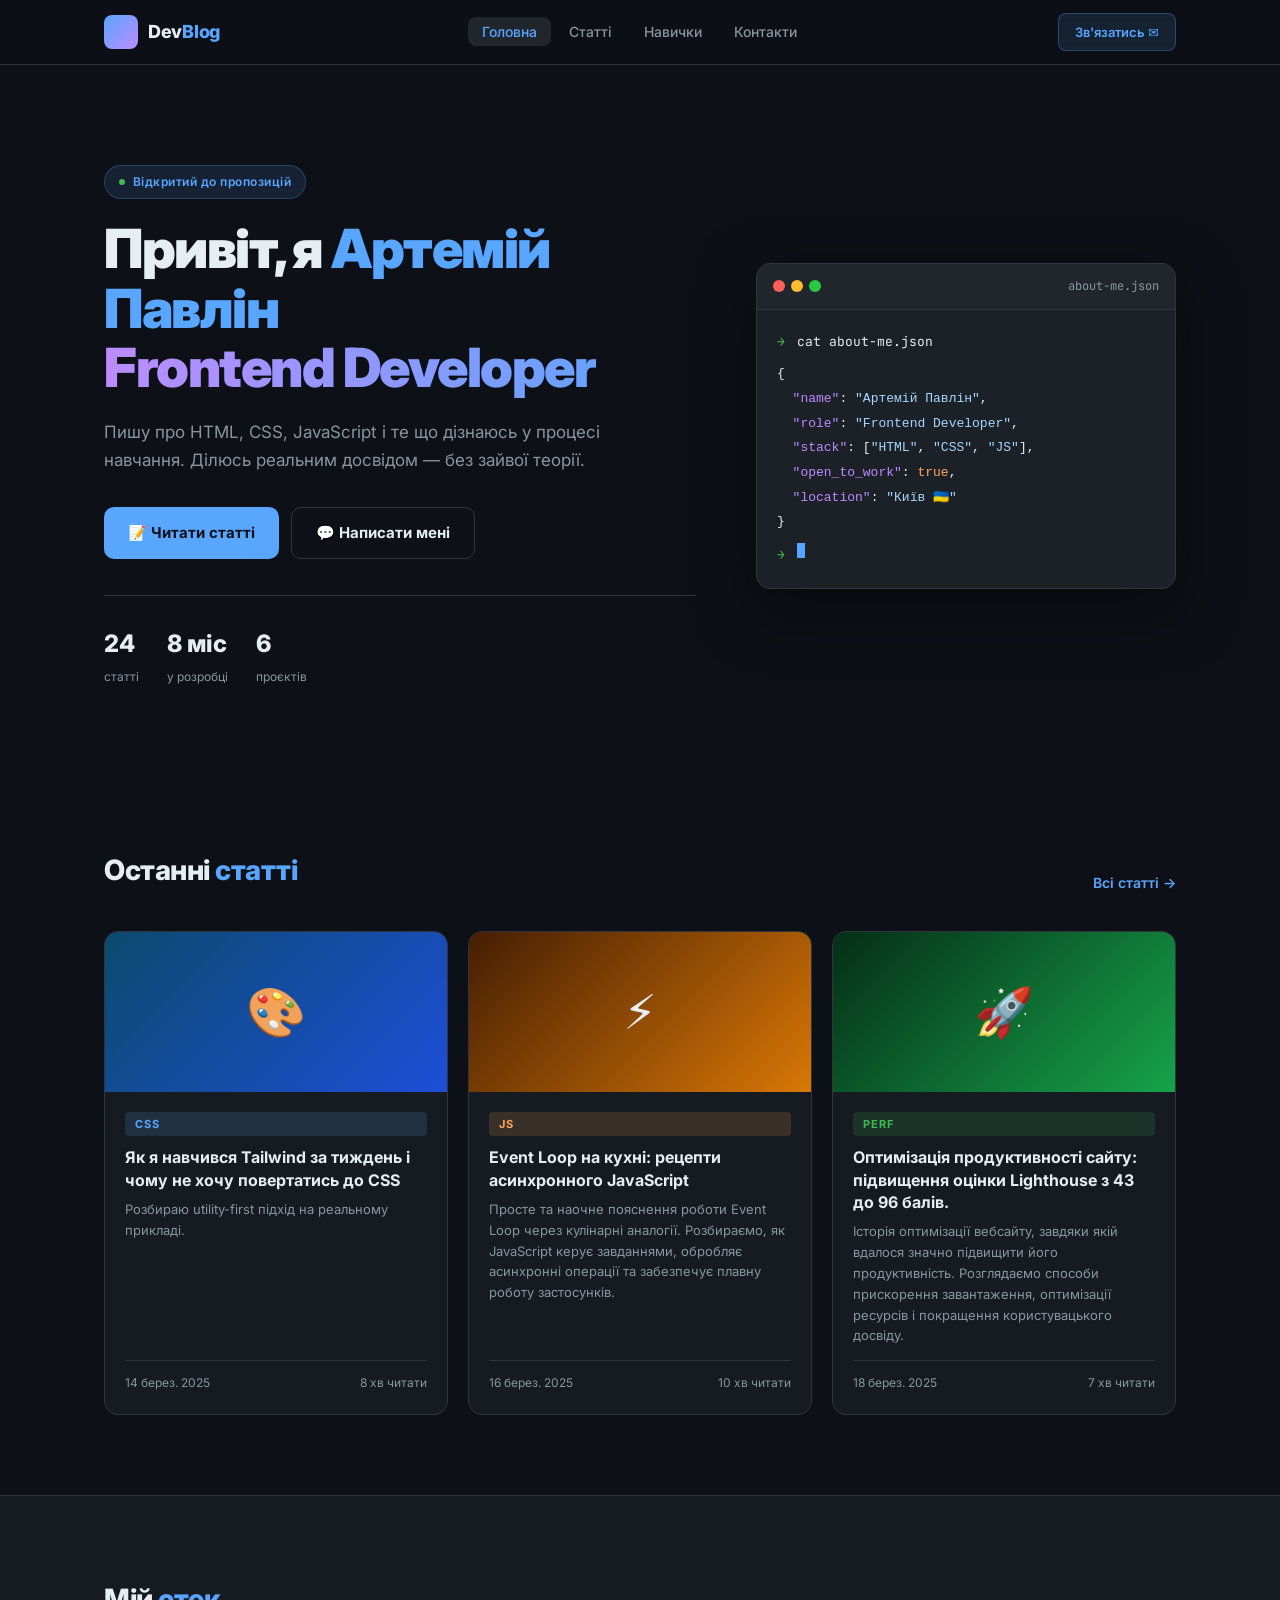
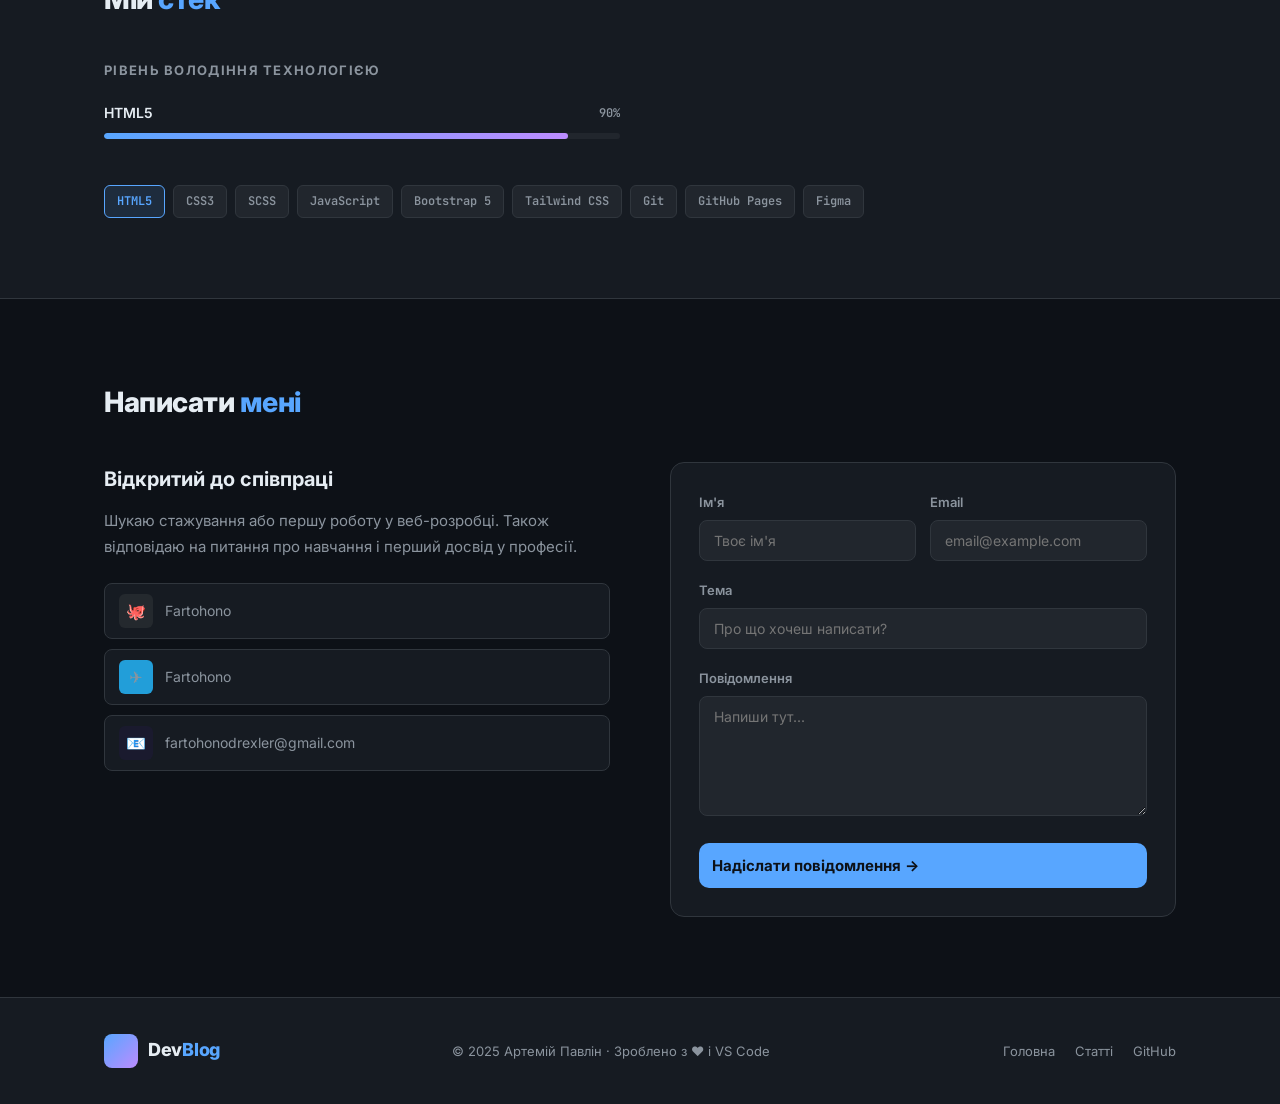
<file: index.html>
<!DOCTYPE html>
<html lang="uk">
<head>
  <meta charset="UTF-8">
  <meta name="viewport" content="width=device-width, initial-scale=1">
  <title>DevBlog — Артемій Павлін | Frontend Developer</title>
  <meta name="description" content="Блог про HTML, CSS і JavaScript. Ділюсь реальним досвідом навчання у веб-розробці.">

  <!-- Google Fonts: Inter + JetBrains Mono -->
  <link rel="preconnect" href="https://fonts.googleapis.com">
  <link rel="preconnect" href="https://fonts.gstatic.com" crossorigin>
  <link href="https://fonts.googleapis.com/css2?family=Inter:wght@400;500;600;700;800;900&family=JetBrains+Mono:wght@400;700&display=swap" rel="stylesheet">

  <link rel="stylesheet" href="css/style.css">
</head>
<body>

  <!-- Навігація -->
<header class="header">
  <nav class="nav">
    <div class="container nav__inner">

      <!-- Логотип -->
      <a href="#home" class="nav__logo">
        <div class="nav__logo-icon" aria-hidden="true"></></div>
        <span class="nav__logo-text">Dev<span>Blog</span></span>
      </a>

      <!-- Посилання (desktop) -->
      <ul class="nav__links">
        <li><a href="#home" class="nav__link active">Головна</a></li>
        <li><a href="#posts" class="nav__link">Статті</a></li>
        <li><a href="#skills" class="nav__link">Навички</a></li>
        <li><a href="#contact" class="nav__link">Контакти</a></li>
      </ul>

      <!-- CTA-кнопка -->
      <a href="#contact" class="nav__cta">Зв'язатись ✉️</a>

    </div>
  </nav>
</header>

  <!-- Головна секція -->
  <main>
    <section class="hero" id="home">
  <div class="container hero__inner">

    <!-- Текстова частина -->
    <div class="hero__content">

      <!-- Бейдж з мигаючим статусом -->
      <div class="hero__badge">
        <span class="hero__status-dot" aria-hidden="true"></span>
        Відкритий до пропозицій
      </div>

      <!-- Заголовок -->
      <h1 class="hero__title">
        Привіт, я <span class="hero__name">Артемій Павлін</span>
        <span class="hero__role">Frontend Developer</span>
      </h1>

      <p class="hero__desc">
        Пишу про HTML, CSS, JavaScript і те що дізнаюсь у процесі навчання.
        Ділюсь реальним досвідом — без зайвої теорії.
      </p>

      <!-- Кнопки -->
      <div class="hero__btns">
        <a href="#posts" class="btn btn--primary">📝 Читати статті</a>
        <a href="#contact" class="btn btn--outline">💬 Написати мені</a>
      </div>

      <!-- Статистика -->
      <div class="hero__stats">
        <div class="hero__stat">
          <span class="hero__stat-val">24</span>
          <span class="hero__stat-label">статті</span>
        </div>
        <div class="hero__stat">
          <span class="hero__stat-val">8 міс</span>
          <span class="hero__stat-label">у розробці</span>
        </div>
        <div class="hero__stat">
          <span class="hero__stat-val">6</span>
          <span class="hero__stat-label">проєктів</span>
        </div>
      </div>
    </div>

    <!-- Термінал-картка -->
    <div class="terminal" aria-hidden="true">
      <div class="terminal__header">
        <div class="terminal__dots">
          <span style="background:#ff5f57"></span>
          <span style="background:#febc2e"></span>
          <span style="background:#28c840"></span>
        </div>
        <span class="terminal__title">about-me.json</span>
      </div>
      <div class="terminal__body">
        <div class="terminal__line">
          <span class="t-prompt">→</span>
          <span class="t-cmd">cat about-me.json</span>
        </div>
        <pre class="t-json">{
  <span class="t-key">"name"</span>: <span class="t-str">"Артемій Павлін"</span>,
  <span class="t-key">"role"</span>: <span class="t-str">"Frontend Developer"</span>,
  <span class="t-key">"stack"</span>: [<span class="t-str">"HTML"</span>, <span class="t-str">"CSS"</span>, <span class="t-str">"JS"</span>],
  <span class="t-key">"open_to_work"</span>: <span class="t-bool">true</span>,
  <span class="t-key">"location"</span>: <span class="t-str">"Київ 🇺🇦"</span>
}</pre>
        <div class="terminal__line">
          <span class="t-prompt">→</span>
          <span class="terminal__cursor"></span>
        </div>
      </div>
    </div>

  </div>
</section>
    <section class="posts" id="posts">
  <div class="container">

    <div class="section-header">
      <h2 class="section-title">Останні <span>статті</span></h2>
      <a href="#" class="section-link">Всі статті →</a>
    </div>

    <div class="posts-grid">

      <!-- Картка статті -->
      <article class="post-card">
        <!-- Фонове зображення (градієнт + emoji) -->
        <div class="post-card__img" style="background: linear-gradient(135deg, #0c4a6e, #1d4ed8)">
          <span aria-hidden="true">🎨</span>
        </div>
        <div class="post-card__body">
          <span class="post-tag post-tag--css">CSS</span>
          <h3 class="post-card__title">
            Як я навчився Tailwind за тиждень і чому не хочу повертатись до CSS
          </h3>
          <p class="post-card__excerpt">
            Розбираю utility-first підхід на реальному прикладі.
          </p>
          <div class="post-card__meta">
            <time>14 берез. 2025</time>
            <span>8 хв читати</span>
          </div>
        </div>
      </article>
<article class="post-card">
        <!-- Фонове зображення (градієнт + emoji) -->
        <div class="post-card__img" style="background: linear-gradient(135deg, #451e03, #d97706)">
          <span aria-hidden="true">⚡</span>
        </div>
        <div class="post-card__body">
          <span class="post-tag post-tag--js">Js</span>
          <h3 class="post-card__title">
            Event Loop на кухні: рецепти асинхронного JavaScript
          </h3>
          <p class="post-card__excerpt">
Просте та наочне пояснення роботи Event Loop через кулінарні аналогії. Розбираємо, як JavaScript керує завданнями, обробляє асинхронні операції та забезпечує плавну роботу застосунків.
          </p>
          <div class="post-card__meta">
            <time>16 берез. 2025</time>
            <span>10 хв читати</span>
          </div>
        </div>
      </article>
      <article class="post-card">
        <!-- Фонове зображення (градієнт + emoji) -->
        <div class="post-card__img" style="background: linear-gradient(135deg, #052e16, #16a34a)">
          <span aria-hidden="true">🚀</span>
        </div>
        <div class="post-card__body">
          <span class="post-tag post-tag--perf">Perf</span>
          <h3 class="post-card__title">
            Оптимізація продуктивності сайту: підвищення оцінки Lighthouse з 43 до 96 балів.
          </h3>
          <p class="post-card__excerpt">
Історія оптимізації вебсайту, завдяки якій вдалося значно підвищити його продуктивність. Розглядаємо способи прискорення завантаження, оптимізації ресурсів і покращення користувацького досвіду.
          </p>
          <div class="post-card__meta">
            <time>18 берез. 2025</time>
            <span>7 хв читати</span>
          </div>
        </div>
      </article>
      <!-- Ще 2 картки... -->

    </div>
  </div>
</section>
    <section class="skills" id="skills">
  <div class="container">

    <h2 class="section-title">Мій <span>стек</span></h2>

    
<div class="skills__grid">

  <div class="skill-item">
    <h3 class="skills__group-title">
      Рівень володіння технологією
    </h3>

    <div class="skill-item__header">
      <span id="skillName">HTML5</span>
      <span class="skill-item__pct" id="skillPercent">
        90%
      </span>
    </div>

    <div class="skill-bar">
      <div
        id="skillProgress"
        class="skill-bar__fill skill-bar__fill--blue"
        style="width: 90%"
      ></div>
    </div>
  </div>
<!-- abc -->
 
</div>
    <!-- Tech-теги -->
    <div class="skills__tags">
      <span class="tech-tag">HTML5</span>
      <span class="tech-tag">CSS3</span>
      <span class="tech-tag">SCSS</span>
      <span class="tech-tag">JavaScript</span>
      <span class="tech-tag">Bootstrap 5</span>
      <span class="tech-tag">Tailwind CSS</span>
      <span class="tech-tag">Git</span>
      <span class="tech-tag">GitHub Pages</span>
      <span class="tech-tag">Figma</span>
    </div>

  </div>
</section>
    <section class="contact" id="contact">
  <div class="container">

    <h2 class="section-title" style="margin-bottom:36px">Написати <span>мені</span></h2>

    <div class="contact__grid">

      <!-- Ліворуч: інформація -->
      <div class="contact__info">
        <h3>Відкритий до співпраці</h3>
        <p>Шукаю стажування або першу роботу у веб-розробці.
          Також відповідаю на питання про навчання і перший досвід у професії.</p>

        <div class="contact__links">
          <a href="https://github.com/Fartohono" class="contact__link" target="_blank" rel="noopener">
            <span class="contact__link-icon" style="background:#24292e">🐙</span>
            Fartohono
          </a>
          <a href="https://t.me/Fartohono" class="contact__link" target="_blank" rel="noopener">
            <span class="contact__link-icon" style="background:#229ed9">✈️</span>
            Fartohono
          </a>
          <a href="mailto:fartohonodrexler@gmail.com" class="contact__link">
            <span class="contact__link-icon" style="background:#1a1a2e">📧</span>
            fartohonodrexler@gmail.com
          </a>
        </div>
      </div>

      <!-- Праворуч: форма -->
      <div class="contact__form-wrap">
        <form class="contact__form" id="contactForm">

          <div class="form-row">
            <div class="form-group">
              <label class="form-label" for="fname">Ім'я</label>
              <input class="form-input" id="fname" type="text" placeholder="Твоє ім'я" required>
            </div>
            <div class="form-group">
              <label class="form-label" for="femail">Email</label>
              <input class="form-input" id="femail" type="email" placeholder="email@example.com" required>
            </div>
          </div>

          <div class="form-group">
            <label class="form-label" for="fsubject">Тема</label>
            <input class="form-input" id="fsubject" type="text" placeholder="Про що хочеш написати?">
          </div>

          <div class="form-group">
            <label class="form-label" for="fmessage">Повідомлення</label>
            <textarea class="form-textarea" id="fmessage" placeholder="Напиши тут..." required></textarea>
          </div>

          <button type="submit" class="btn btn--submit">
            Надіслати повідомлення →
          </button>

        </form>
      </div>

    </div>
  </div>
</section>

  </main>

<footer class="footer">
  <div class="container footer__inner">

    <a href="#home" class="nav__logo">
      <div class="nav__logo-icon" aria-hidden="true"></></div>
      <span class="nav__logo-text">Dev<span>Blog</span></span>
    </a>

    <p class="footer__copy">© 2025 Артемій Павлін · Зроблено з ❤️ і VS Code</p>

    <nav class="footer__links" aria-label="Footer navigation">
      <a href="#home">Головна</a>
      <a href="#posts">Статті</a>
      <a href="https://github.com/YOUR" target="_blank" rel="noopener">GitHub</a>
    </nav>

  </div>
</footer>


  <script src="script.js" defer></script>
</body>
</html>
</file>
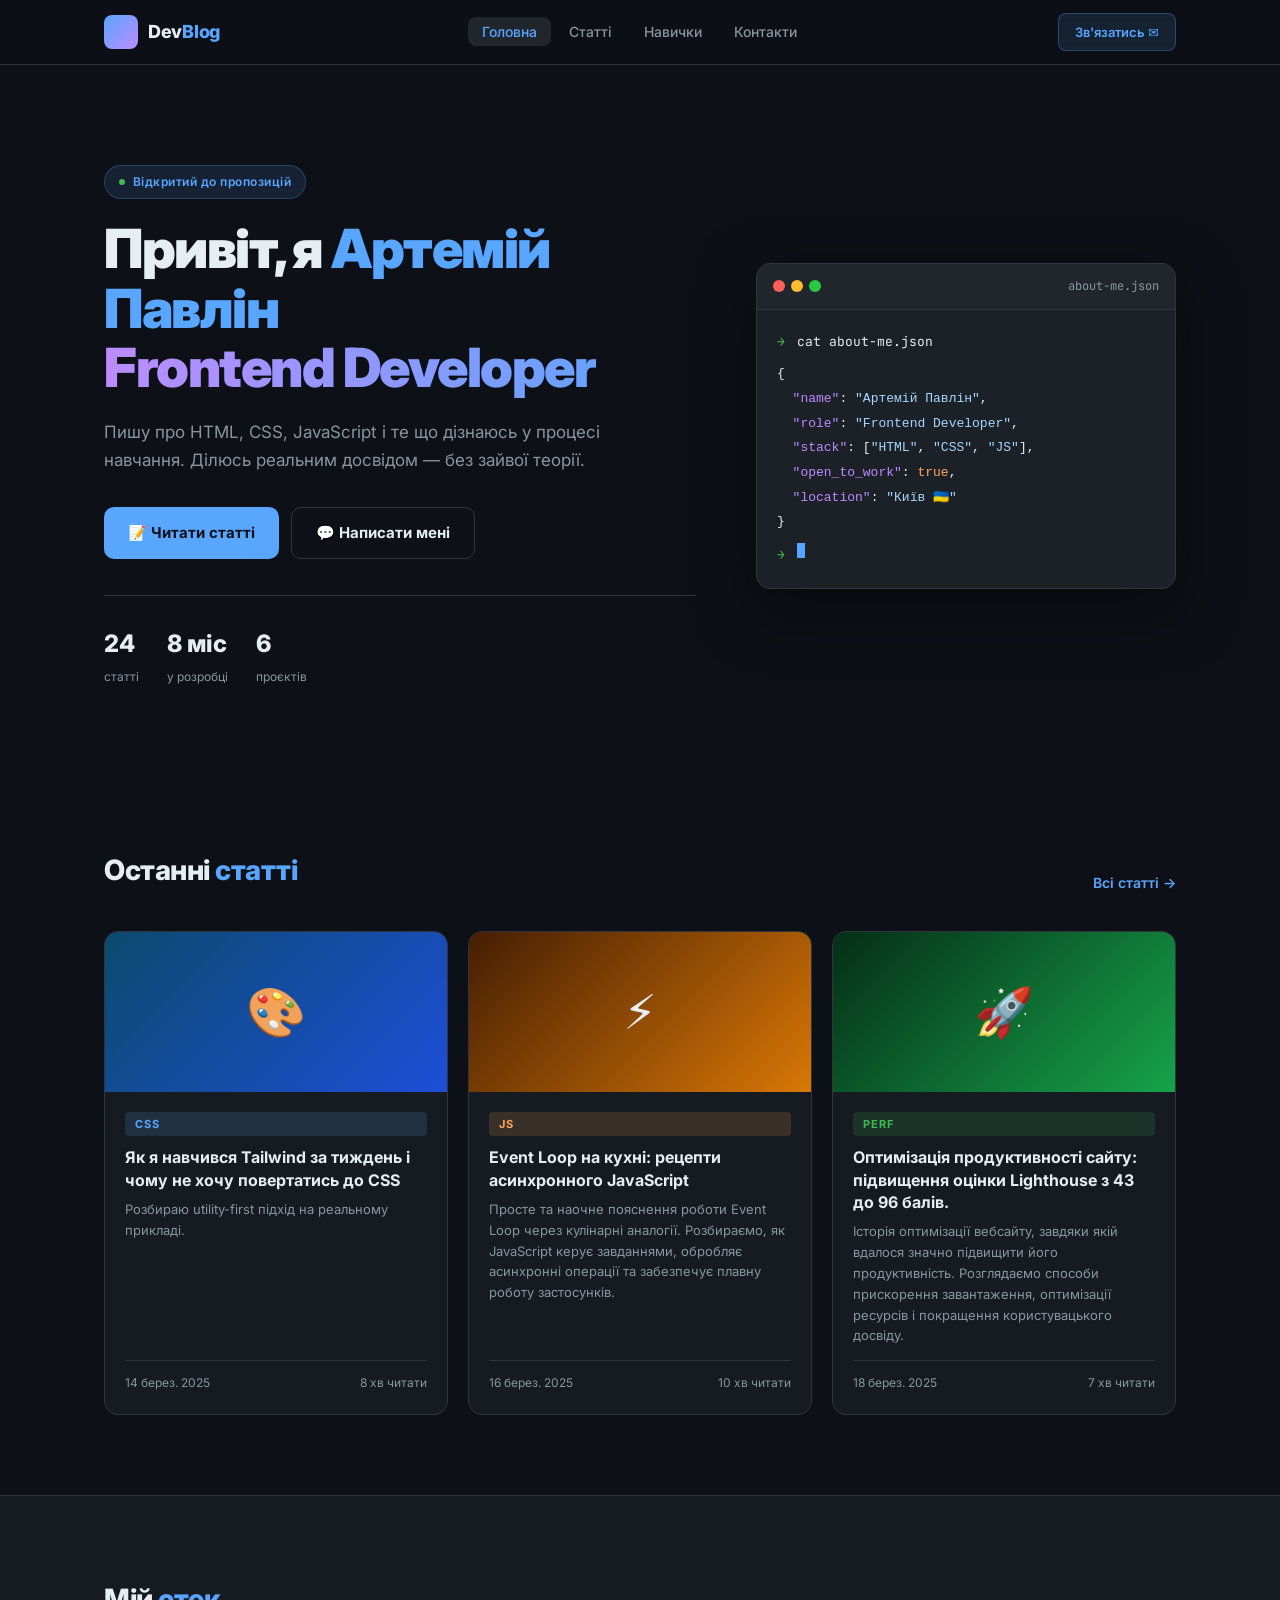
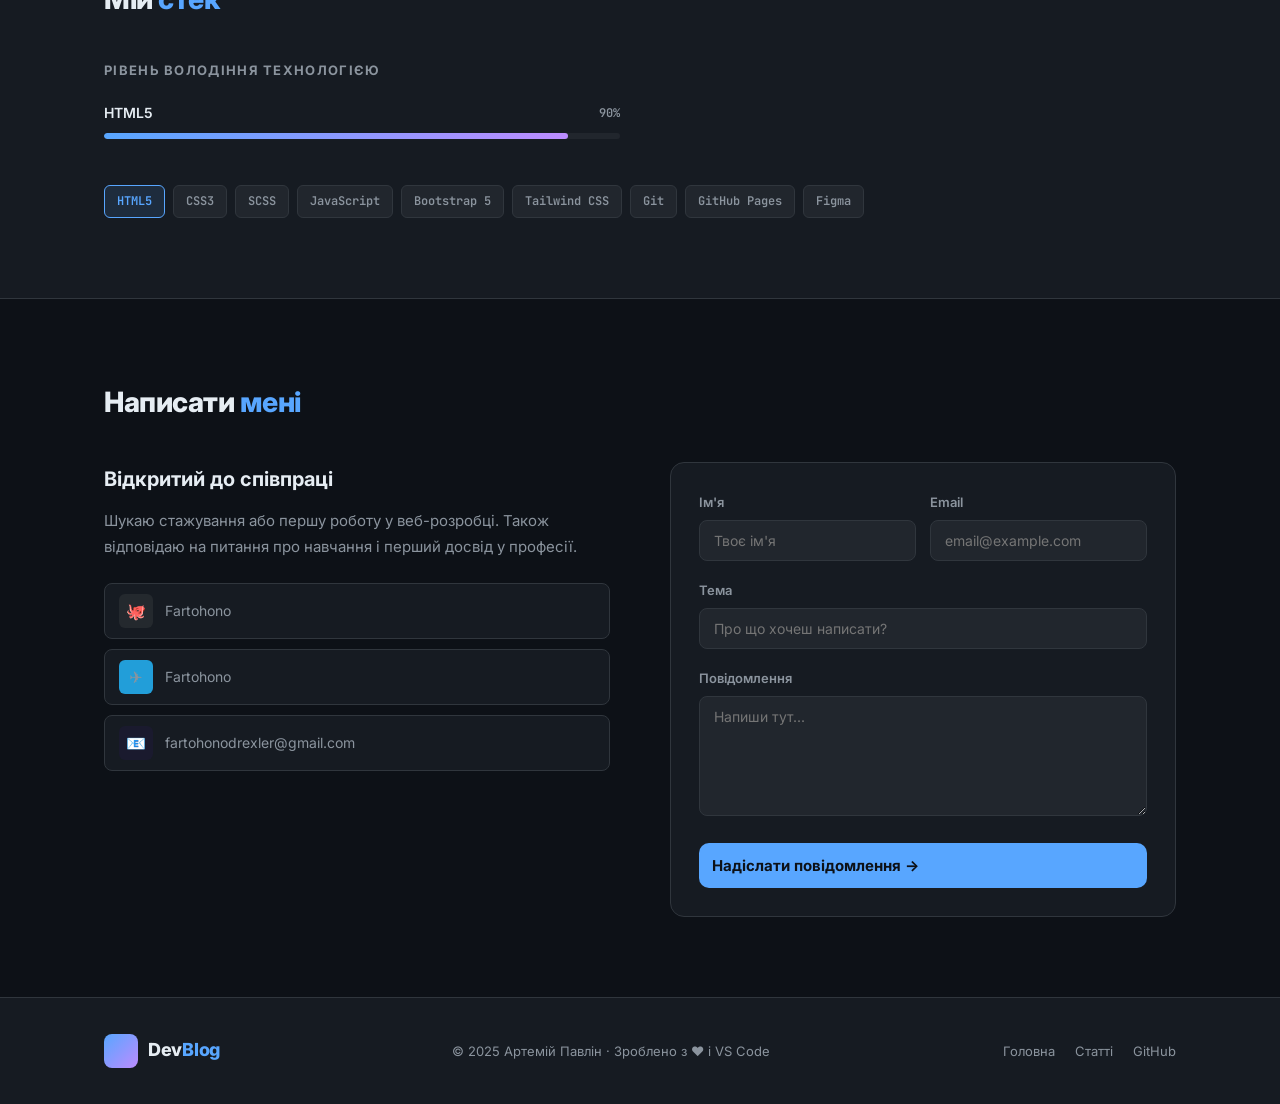
<file: Blog_Mockup.html>
<!DOCTYPE html>
<html lang="uk">
<head>
  <meta charset="UTF-8">
  <meta name="viewport" content="width=device-width, initial-scale=1">
  <title>DevBlog — Артемій Павлін | Frontend Developer</title>
  <meta name="description" content="Блог про HTML, CSS і JavaScript. Ділюсь реальним досвідом навчання у веб-розробці.">

  <!-- Google Fonts: Inter + JetBrains Mono -->
  <link rel="preconnect" href="https://fonts.googleapis.com">
  <link rel="preconnect" href="https://fonts.gstatic.com" crossorigin>
  <link href="https://fonts.googleapis.com/css2?family=Inter:wght@400;500;600;700;800;900&family=JetBrains+Mono:wght@400;700&display=swap" rel="stylesheet">

  <link rel="stylesheet" href="css/style.css">
</head>
<body>

  <!-- Навігація -->
<header class="header">
  <nav class="nav">
    <div class="container nav__inner">

      <!-- Логотип -->
      <a href="#home" class="nav__logo">
        <div class="nav__logo-icon" aria-hidden="true"></></div>
        <span class="nav__logo-text">Dev<span>Blog</span></span>
      </a>

      <!-- Посилання (desktop) -->
      <ul class="nav__links">
        <li><a href="#home" class="nav__link active">Головна</a></li>
        <li><a href="#posts" class="nav__link">Статті</a></li>
        <li><a href="#skills" class="nav__link">Навички</a></li>
        <li><a href="#contact" class="nav__link">Контакти</a></li>
      </ul>

      <!-- CTA-кнопка -->
      <a href="#contact" class="nav__cta">Зв'язатись ✉️</a>

    </div>
  </nav>
</header>

  <!-- Головна секція -->
  <main>
    <section class="hero" id="home">
  <div class="container hero__inner">

    <!-- Текстова частина -->
    <div class="hero__content">

      <!-- Бейдж з мигаючим статусом -->
      <div class="hero__badge">
        <span class="hero__status-dot" aria-hidden="true"></span>
        Відкритий до пропозицій
      </div>

      <!-- Заголовок -->
      <h1 class="hero__title">
        Привіт, я <span class="hero__name">Артемій Павлін</span>
        <span class="hero__role">Frontend Developer</span>
      </h1>

      <p class="hero__desc">
        Пишу про HTML, CSS, JavaScript і те що дізнаюсь у процесі навчання.
        Ділюсь реальним досвідом — без зайвої теорії.
      </p>

      <!-- Кнопки -->
      <div class="hero__btns">
        <a href="#posts" class="btn btn--primary">📝 Читати статті</a>
        <a href="#contact" class="btn btn--outline">💬 Написати мені</a>
      </div>

      <!-- Статистика -->
      <div class="hero__stats">
        <div class="hero__stat">
          <span class="hero__stat-val">24</span>
          <span class="hero__stat-label">статті</span>
        </div>
        <div class="hero__stat">
          <span class="hero__stat-val">8 міс</span>
          <span class="hero__stat-label">у розробці</span>
        </div>
        <div class="hero__stat">
          <span class="hero__stat-val">6</span>
          <span class="hero__stat-label">проєктів</span>
        </div>
      </div>
    </div>

    <!-- Термінал-картка -->
    <div class="terminal" aria-hidden="true">
      <div class="terminal__header">
        <div class="terminal__dots">
          <span style="background:#ff5f57"></span>
          <span style="background:#febc2e"></span>
          <span style="background:#28c840"></span>
        </div>
        <span class="terminal__title">about-me.json</span>
      </div>
      <div class="terminal__body">
        <div class="terminal__line">
          <span class="t-prompt">→</span>
          <span class="t-cmd">cat about-me.json</span>
        </div>
        <pre class="t-json">{
  <span class="t-key">"name"</span>: <span class="t-str">"Артемій Павлін"</span>,
  <span class="t-key">"role"</span>: <span class="t-str">"Frontend Developer"</span>,
  <span class="t-key">"stack"</span>: [<span class="t-str">"HTML"</span>, <span class="t-str">"CSS"</span>, <span class="t-str">"JS"</span>],
  <span class="t-key">"open_to_work"</span>: <span class="t-bool">true</span>,
  <span class="t-key">"location"</span>: <span class="t-str">"Київ 🇺🇦"</span>
}</pre>
        <div class="terminal__line">
          <span class="t-prompt">→</span>
          <span class="terminal__cursor"></span>
        </div>
      </div>
    </div>

  </div>
</section>
    <section class="posts" id="posts">
  <div class="container">

    <div class="section-header">
      <h2 class="section-title">Останні <span>статті</span></h2>
      <a href="#" class="section-link">Всі статті →</a>
    </div>

    <div class="posts-grid">

      <!-- Картка статті -->
      <article class="post-card">
        <!-- Фонове зображення (градієнт + emoji) -->
        <div class="post-card__img" style="background: linear-gradient(135deg, #0c4a6e, #1d4ed8)">
          <span aria-hidden="true">🎨</span>
        </div>
        <div class="post-card__body">
          <span class="post-tag post-tag--css">CSS</span>
          <h3 class="post-card__title">
            Як я навчився Tailwind за тиждень і чому не хочу повертатись до CSS
          </h3>
          <p class="post-card__excerpt">
            Розбираю utility-first підхід на реальному прикладі.
          </p>
          <div class="post-card__meta">
            <time>14 берез. 2025</time>
            <span>8 хв читати</span>
          </div>
        </div>
      </article>
<article class="post-card">
        <!-- Фонове зображення (градієнт + emoji) -->
        <div class="post-card__img" style="background: linear-gradient(135deg, #451e03, #d97706)">
          <span aria-hidden="true">⚡</span>
        </div>
        <div class="post-card__body">
          <span class="post-tag post-tag--js">Js</span>
          <h3 class="post-card__title">
            Event Loop на кухні: рецепти асинхронного JavaScript
          </h3>
          <p class="post-card__excerpt">
Просте та наочне пояснення роботи Event Loop через кулінарні аналогії. Розбираємо, як JavaScript керує завданнями, обробляє асинхронні операції та забезпечує плавну роботу застосунків.
          </p>
          <div class="post-card__meta">
            <time>16 берез. 2025</time>
            <span>10 хв читати</span>
          </div>
        </div>
      </article>
      <article class="post-card">
        <!-- Фонове зображення (градієнт + emoji) -->
        <div class="post-card__img" style="background: linear-gradient(135deg, #052e16, #16a34a)">
          <span aria-hidden="true">🚀</span>
        </div>
        <div class="post-card__body">
          <span class="post-tag post-tag--perf">Perf</span>
          <h3 class="post-card__title">
            Оптимізація продуктивності сайту: підвищення оцінки Lighthouse з 43 до 96 балів.
          </h3>
          <p class="post-card__excerpt">
Історія оптимізації вебсайту, завдяки якій вдалося значно підвищити його продуктивність. Розглядаємо способи прискорення завантаження, оптимізації ресурсів і покращення користувацького досвіду.
          </p>
          <div class="post-card__meta">
            <time>18 берез. 2025</time>
            <span>7 хв читати</span>
          </div>
        </div>
      </article>
      <!-- Ще 2 картки... -->

    </div>
  </div>
</section>
    <section class="skills" id="skills">
  <div class="container">

    <h2 class="section-title">Мій <span>стек</span></h2>

    
<div class="skills__grid">

  <div class="skill-item">
    <h3 class="skills__group-title">
      Рівень володіння технологією
    </h3>

    <div class="skill-item__header">
      <span id="skillName">HTML5</span>
      <span class="skill-item__pct" id="skillPercent">
        90%
      </span>
    </div>

    <div class="skill-bar">
      <div
        id="skillProgress"
        class="skill-bar__fill skill-bar__fill--blue"
        style="width: 90%"
      ></div>
    </div>
  </div>
<!-- abc -->
</div>
    <!-- Tech-теги -->
    <div class="skills__tags">
      <span class="tech-tag">HTML5</span>
      <span class="tech-tag">CSS3</span>
      <span class="tech-tag">SCSS</span>
      <span class="tech-tag">JavaScript</span>
      <span class="tech-tag">Bootstrap 5</span>
      <span class="tech-tag">Tailwind CSS</span>
      <span class="tech-tag">Git</span>
      <span class="tech-tag">GitHub Pages</span>
      <span class="tech-tag">Figma</span>
    </div>

  </div>
</section>
    <section class="contact" id="contact">
  <div class="container">

    <h2 class="section-title" style="margin-bottom:36px">Написати <span>мені</span></h2>

    <div class="contact__grid">

      <!-- Ліворуч: інформація -->
      <div class="contact__info">
        <h3>Відкритий до співпраці</h3>
        <p>Шукаю стажування або першу роботу у веб-розробці.
          Також відповідаю на питання про навчання і перший досвід у професії.</p>

        <div class="contact__links">
          <a href="https://github.com/Fartohono" class="contact__link" target="_blank" rel="noopener">
            <span class="contact__link-icon" style="background:#24292e">🐙</span>
            Fartohono
          </a>
          <a href="https://t.me/Fartohono" class="contact__link" target="_blank" rel="noopener">
            <span class="contact__link-icon" style="background:#229ed9">✈️</span>
            Fartohono
          </a>
          <a href="mailto:fartohonodrexler@gmail.com" class="contact__link">
            <span class="contact__link-icon" style="background:#1a1a2e">📧</span>
            fartohonodrexler@gmail.com
          </a>
        </div>
      </div>

      <!-- Праворуч: форма -->
      <div class="contact__form-wrap">
        <form class="contact__form" id="contactForm">

          <div class="form-row">
            <div class="form-group">
              <label class="form-label" for="fname">Ім'я</label>
              <input class="form-input" id="fname" type="text" placeholder="Твоє ім'я" required>
            </div>
            <div class="form-group">
              <label class="form-label" for="femail">Email</label>
              <input class="form-input" id="femail" type="email" placeholder="email@example.com" required>
            </div>
          </div>

          <div class="form-group">
            <label class="form-label" for="fsubject">Тема</label>
            <input class="form-input" id="fsubject" type="text" placeholder="Про що хочеш написати?">
          </div>

          <div class="form-group">
            <label class="form-label" for="fmessage">Повідомлення</label>
            <textarea class="form-textarea" id="fmessage" placeholder="Напиши тут..." required></textarea>
          </div>

          <button type="submit" class="btn btn--submit">
            Надіслати повідомлення →
          </button>

        </form>
      </div>

    </div>
  </div>
</section>

  </main>

<footer class="footer">
  <div class="container footer__inner">

    <a href="#home" class="nav__logo">
      <div class="nav__logo-icon" aria-hidden="true"></></div>
      <span class="nav__logo-text">Dev<span>Blog</span></span>
    </a>

    <p class="footer__copy">© 2025 Артемій Павлін · Зроблено з ❤️ і VS Code</p>

    <nav class="footer__links" aria-label="Footer navigation">
      <a href="#home">Головна</a>
      <a href="#posts">Статті</a>
      <a href="https://github.com/YOUR" target="_blank" rel="noopener">GitHub</a>
    </nav>

  </div>
</footer>


  <script src="script.js" defer></script>
</body>
</html>
</file>
<file: css/style.css>
/* css/style.css */

/* ═══════════════════════════════════
   CUSTOM PROPERTIES (CSS-змінні)
   ═══════════════════════════════════ */
:root {
  /* Основні фони */
  --bg:          #0d1117;   /* Головний фон — майже чорний */
  --bg-card:     #161b22;   /* Картки і панелі */
  --bg-hover:    #21262d;   /* Ховер стан */

  /* Межі */
  --border:      #30363d;

  /* Текст */
  --text:        #e6edf3;   /* Основний текст */
  --text-muted:  #8b949e;   /* Вторинний текст */

  /* Акценти */
  --accent:      #58a6ff;   /* Синій (посилання, активні стани) */
  --accent-dim:  rgba(88, 166, 255, 0.12); /* Прозорий синій */
  --green:       #3fb950;   /* Успіх, статус онлайн */
  --purple:      #bc8cff;   /* Фіолетовий для деталей */
  --orange:      #ffa657;   /* Для тегів JS */
  --pink:        #ff7b72;   /* Для тегів Performance */

  /* Шрифти */
  --font-main:   'Inter', system-ui, sans-serif;
  --font-mono:   'JetBrains Mono', 'Fira Code', monospace;

  /* Відступи */
  --container:   1200px;
  --pad-x:       5%;

  /* Анімації */
  --transition:  all .2s ease;
  --radius:      10px;
  --radius-lg:   14px;
}

/* ═══ RESET і BASE ═══ */
*, *::before, *::after { box-sizing: border-box; margin: 0; padding: 0; }

html { scroll-behavior: smooth; }

body {
  font-family: var(--font-main);
  background: var(--bg);
  color: var(--text);
  font-size: 16px;
  line-height: 1.7;
}

a { color: var(--accent); text-decoration: none; transition: var(--transition); }
a:hover { opacity: .8; }

img { max-width: 100%; height: auto; display: block; }

.container {
  max-width: var(--container);
  margin: 0 auto;
  padding: 0 var(--pad-x);
}
/* ═══ HEADER / NAVBAR ═══ */
.header {
  position: sticky;
  top: 0;
  z-index: 100;                    /* поверх всього контенту */
  border-bottom: 1px solid var(--border);

  /* Ефект матового скла */
  background: rgba(13, 17, 23, 0.80);
  backdrop-filter: blur(12px);
  -webkit-backdrop-filter: blur(12px);  /* для Safari */
}

.nav__inner {
  height: 64px;
  display: flex;
  align-items: center;
  justify-content: space-between;
  gap: 24px;
}

/* Логотип */
.nav__logo {
  display: flex;
  align-items: center;
  gap: 10px;
  color: var(--text);
  flex-shrink: 0;
}

.nav__logo-icon {
  width: 34px;
  height: 34px;
  /* Градієнтний фон */
  background: linear-gradient(135deg, var(--accent), var(--purple));
  border-radius: 8px;
  display: flex;
  align-items: center;
  justify-content: center;
  font-family: var(--font-mono);
  font-size: 14px;
  font-weight: 700;
  color: #fff;
}

.nav__logo-text {
  font-size: 18px;
  font-weight: 800;
  letter-spacing: -.3px;
}

.nav__logo-text span { color: var(--accent); }

/* Список посилань */
.nav__links {
  display: flex;
  align-items: center;
  gap: 4px;
  list-style: none;
}

.nav__link {
  color: var(--text-muted);
  font-size: 14px;
  font-weight: 500;
  padding: 6px 14px;
  border-radius: 8px;
  transition: var(--transition);
}

.nav__link:hover,
.nav__link.active {
  color: var(--text);
  background: var(--bg-hover);
  opacity: 1;
}

.nav__link.active { color: var(--accent); }

/* CTA-кнопка */
.nav__cta {
  background: var(--accent-dim);
  color: var(--accent);
  border: 1px solid rgba(88, 166, 255, 0.3);
  padding: 7px 16px;
  border-radius: 8px;
  font-size: 13px;
  font-weight: 600;
  white-space: nowrap;
  flex-shrink: 0;
  transition: var(--transition);
}

.nav__cta:hover {
  background: rgba(88, 166, 255, 0.2);
  opacity: 1;
}

/* MOBILE: ховаємо посилання на вузьких екранах */
@media (max-width: 768px) {
  .nav__links { display: none; }
}
/* ═══ HERO ═══ */
.hero { padding: 100px 0 80px; }

.hero__inner {
  display: grid;
  grid-template-columns: 1fr 420px;  /* Текст + термінал */
  align-items: center;
  gap: 60px;
}

.hero__badge {
  display: inline-flex;
  align-items: center;
  gap: 8px;
  background: var(--accent-dim);
  border: 1px solid rgba(88, 166, 255, 0.25);
  color: var(--accent);
  font-size: 12px;
  font-weight: 600;
  padding: 6px 14px;
  border-radius: 20px;
  margin-bottom: 20px;
  letter-spacing: .04em;
}

/* Мигаюча зелена крапка */
.hero__status-dot {
  width: 6px;
  height: 6px;
  border-radius: 50%;
  background: var(--green);
  animation: blink 1.5s ease-in-out infinite;
}

@keyframes blink {
  0%, 100% { opacity: 1; }
  50%       { opacity: 0.3; }
}

.hero__title {
  font-size: clamp(32px, 4.5vw, 54px);
  font-weight: 900;
  line-height: 1.1;
  letter-spacing: -1.5px;
  margin-bottom: 20px;
}

.hero__name { color: var(--accent); }

/* Градієнтний текст для ролі */
.hero__role {
  display: block;
  background: linear-gradient(90deg, var(--purple), var(--accent));
  -webkit-background-clip: text;
  -webkit-text-fill-color: transparent;
  background-clip: text;
}

.hero__desc {
  font-size: 17px;
  color: var(--text-muted);
  line-height: 1.7;
  margin-bottom: 32px;
  max-width: 520px;
}

.hero__btns { display: flex; gap: 12px; flex-wrap: wrap; }

/* Кнопки */
.btn {
  padding: 12px 24px;
  border-radius: var(--radius);
  font-size: 15px;
  font-weight: 700;
  display: inline-flex;
  align-items: center;
  gap: 8px;
  transition: var(--transition);
}
.btn--primary { background: var(--accent); color: #0d1117; }
.btn--primary:hover { background: #79c0ff; transform: translateY(-2px); opacity: 1; }
.btn--outline { border: 1px solid var(--border); color: var(--text); }
.btn--outline:hover { border-color: var(--accent); color: var(--accent); opacity: 1; }

/* Статистика */
.hero__stats {
  display: flex;
  gap: 28px;
  margin-top: 36px;
  padding-top: 28px;
  border-top: 1px solid var(--border);
}
.hero__stat-val   { display: block; font-size: 24px; font-weight: 800; }
.hero__stat-label { display: block; font-size: 12px; color: var(--text-muted); margin-top: 2px; }

/* ═══ TERMINAL ═══ */
.terminal {
  background: #1c2128;
  border: 1px solid var(--border);
  border-radius: var(--radius-lg);
  overflow: hidden;
  box-shadow: 0 20px 60px rgba(0, 0, 0, 0.5);
}

.terminal__header {
  background: #21262d;
  padding: 12px 16px;
  display: flex;
  align-items: center;
  border-bottom: 1px solid var(--border);
}

.terminal__dots {
  display: flex;
  gap: 6px;
}
.terminal__dots span {
  width: 12px;
  height: 12px;
  border-radius: 50%;
}

.terminal__title {
  font-size: 12px;
  color: var(--text-muted);
  font-family: var(--font-mono);
  margin-left: auto;
}

.terminal__body {
  padding: 20px;
  font-family: var(--font-mono);
  font-size: 13px;
  line-height: 1.9;
}

.terminal__line { display: flex; gap: 12px; }
.t-prompt  { color: var(--green); }
.t-cmd     { color: var(--text); }
.t-json    { margin: 8px 0; }
.t-key     { color: var(--purple); }
.t-str     { color: #a5d6ff; }
.t-bool    { color: var(--orange); }

/* Мигаючий курсор */
.terminal__cursor {
  display: inline-block;
  width: 8px;
  height: 15px;
  background: var(--accent);
  animation: cursor-blink .8s step-end infinite;
  vertical-align: text-bottom;
}
@keyframes cursor-blink {
  0%, 100% { opacity: 1; }
  50%       { opacity: 0; }
}

/* ═══ RESPONSIVE ═══ */
@media (max-width: 900px) {
  .hero__inner {
    grid-template-columns: 1fr;
    text-align: center;
    padding: 60px var(--pad-x);
  }
  .hero__desc  { max-width: 100%; }
  .hero__btns  { justify-content: center; }
  .hero__stats { justify-content: center; }
}
/* ═══ SECTIONS — загальні стилі ═══ */
.section-header {
  display: flex;
  align-items: flex-end;
  justify-content: space-between;
  margin-bottom: 36px;
}
.section-title { font-size: 28px; font-weight: 800; letter-spacing: -.5px; }
.section-title span { color: var(--accent); }
.section-link { color: var(--accent); font-size: 14px; font-weight: 600; }

/* ═══ POSTS ═══ */
.posts { padding: 80px 0; }

.posts-grid {
  display: grid;
  grid-template-columns: repeat(3, 1fr);
  gap: 20px;
}

.post-card {
  background: var(--bg-card);
  border: 1px solid var(--border);
  border-radius: var(--radius-lg);
  overflow: hidden;
  display: flex;
  flex-direction: column;
  transition: var(--transition);
  cursor: pointer;
}

.post-card:hover {
  border-color: var(--accent);
  transform: translateY(-4px);
  box-shadow: 0 12px 40px rgba(88, 166, 255, 0.12);
}

.post-card__img {
  height: 160px;
  display: flex;
  align-items: center;
  justify-content: center;
  font-size: 48px;
}

.post-card__body { padding: 20px; flex: 1; display: flex; flex-direction: column; }

/* Теги статей */
.post-tag {
  font-size: 11px;
  font-weight: 700;
  text-transform: uppercase;
  letter-spacing: .08em;
  padding: 3px 10px;
  border-radius: 4px;
  display: inline-block;
  margin-bottom: 10px;
}
.post-tag--css   { background: rgba(88, 166, 255, 0.15); color: var(--accent); }
.post-tag--js    { background: rgba(255, 166, 87, 0.15);  color: var(--orange); }
.post-tag--perf  { background: rgba(63, 185, 80, 0.15);   color: var(--green); }
.post-tag--tools { background: rgba(188, 140, 255, 0.15); color: var(--purple); }

.post-card__title { font-size: 16px; font-weight: 700; line-height: 1.4; margin-bottom: 8px; }
.post-card:hover .post-card__title { color: var(--accent); }

.post-card__excerpt { font-size: 13px; color: var(--text-muted); line-height: 1.6; flex: 1; margin-bottom: 14px; }

.post-card__meta {
  display: flex;
  justify-content: space-between;
  font-size: 12px;
  color: var(--text-muted);
  border-top: 1px solid var(--border);
  padding-top: 12px;
}

/* Responsive */
@media (max-width: 900px) { .posts-grid { grid-template-columns: 1fr 1fr; } }
@media (max-width: 600px) { .posts-grid { grid-template-columns: 1fr; } }
.skills {
  padding: 80px 0;
  background: var(--bg-card);  /* трохи темніша підкладка */
  border-top: 1px solid var(--border);
  border-bottom: 1px solid var(--border);
}

.skills__grid {
  display: grid;
  grid-template-columns: 1fr 1fr;
  gap: 40px;
  margin: 36px 0 28px;
}

.skills__group-title {
  font-size: 13px;
  font-weight: 700;
  text-transform: uppercase;
  letter-spacing: .1em;
  color: var(--text-muted);
  margin-bottom: 20px;
}

.skill-item { margin-bottom: 18px; }

.skill-item__header {
  display: flex;
  justify-content: space-between;
  align-items: center;
  margin-bottom: 8px;
  font-size: 14px;
  font-weight: 600;
}

.skill-item__pct {
  font-size: 12px;
  color: var(--text-muted);
  font-family: var(--font-mono);
}

/* Трек (фон) */
.skill-bar {
  height: 6px;
  background: var(--bg-hover);
  border-radius: 3px;
  overflow: hidden;
}

/* Заповнення */
.skill-bar__fill {
  height: 100%;
  border-radius: 3px;
  transition: width 1s ease-in-out;
}

.skill-bar__fill--blue   { background: linear-gradient(90deg, #58a6ff, #bc8cff); }
.skill-bar__fill--orange { background: linear-gradient(90deg, #ffa657, #ff7b72); }

/* Tech-теги */
.skills__tags {
  display: flex;
  flex-wrap: wrap;
  gap: 8px;
  margin-top: 4px;
}

.tech-tag {
  font-size: 12px;
  font-weight: 600;
  padding: 5px 12px;
  border-radius: 6px;
  font-family: var(--font-mono);
  border: 1px solid var(--border);
  color: var(--text-muted);
  background: var(--bg-hover);
  transition: var(--transition);
}

.tech-tag:hover {
  border-color: var(--accent);
  color: var(--accent);
}

@media (max-width: 768px) {
  .skills__grid { grid-template-columns: 1fr; }
}
.contact { padding: 80px 0; }

.contact__grid {
  display: grid;
  grid-template-columns: 1fr 1fr;
  gap: 60px;
  align-items: start;
}

.contact__info h3 { font-size: 20px; font-weight: 700; margin-bottom: 12px; }
.contact__info p  { color: var(--text-muted); font-size: 15px; margin-bottom: 24px; }

.contact__links { display: flex; flex-direction: column; gap: 10px; }

.contact__link {
  display: flex;
  align-items: center;
  gap: 12px;
  color: var(--text-muted);
  font-size: 14px;
  padding: 10px 14px;
  background: var(--bg-card);
  border: 1px solid var(--border);
  border-radius: 8px;
  transition: var(--transition);
}
.contact__link:hover { border-color: var(--accent); color: var(--text); opacity: 1; }

.contact__link-icon {
  width: 34px;
  height: 34px;
  border-radius: 6px;
  display: flex;
  align-items: center;
  justify-content: center;
  font-size: 16px;
  flex-shrink: 0;
}

/* Форма */
.contact__form-wrap {
  background: var(--bg-card);
  border: 1px solid var(--border);
  border-radius: var(--radius-lg);
  padding: 28px;
}

.form-row { display: grid; grid-template-columns: 1fr 1fr; gap: 14px; }

.form-group { margin-bottom: 18px; }

.form-label { display: block; font-size: 13px; font-weight: 600; color: var(--text-muted); margin-bottom: 7px; }

.form-input, .form-textarea {
  width: 100%;
  background: var(--bg-hover);
  border: 1px solid var(--border);
  color: var(--text);
  padding: 11px 14px;
  border-radius: 8px;
  font-size: 14px;
  font-family: inherit;
  transition: border-color .2s;
  outline: none;
}
.form-input:focus, .form-textarea:focus { border-color: var(--accent); }
.form-textarea { resize: vertical; min-height: 120px; }

.btn--submit {
  width: 100%;
  background: var(--accent);
  color: #0d1117;
  border: none;
  padding: 13px;
  border-radius: var(--radius);
  font-size: 15px;
  font-weight: 700;
  cursor: pointer;
  font-family: inherit;
  transition: var(--transition);
}
.btn--submit:hover { background: #79c0ff; }

@media (max-width: 768px) { .contact__grid { grid-template-columns: 1fr; gap: 36px; } }
.footer {
  border-top: 1px solid var(--border);
  padding: 36px 0;
  background: var(--bg-card);
}

.footer__inner {
  display: flex;
  align-items: center;
  justify-content: space-between;
  flex-wrap: wrap;
  gap: 20px;
}

.footer__copy { font-size: 13px; color: var(--text-muted); }

.footer__links { display: flex; gap: 20px; }
.footer__links a { font-size: 13px; color: var(--text-muted); }
.footer__links a:hover { color: var(--accent); opacity: 1; }
.tech-tag {
  cursor: pointer;
  user-select: none;
}

.tech-tag--active {
  background: var(--accent-dim);
  color: var(--accent);
  border-color: var(--accent);
}

.tech-tag:focus-visible {
  outline: 2px solid var(--accent);
  outline-offset: 3px;
}
</file>
